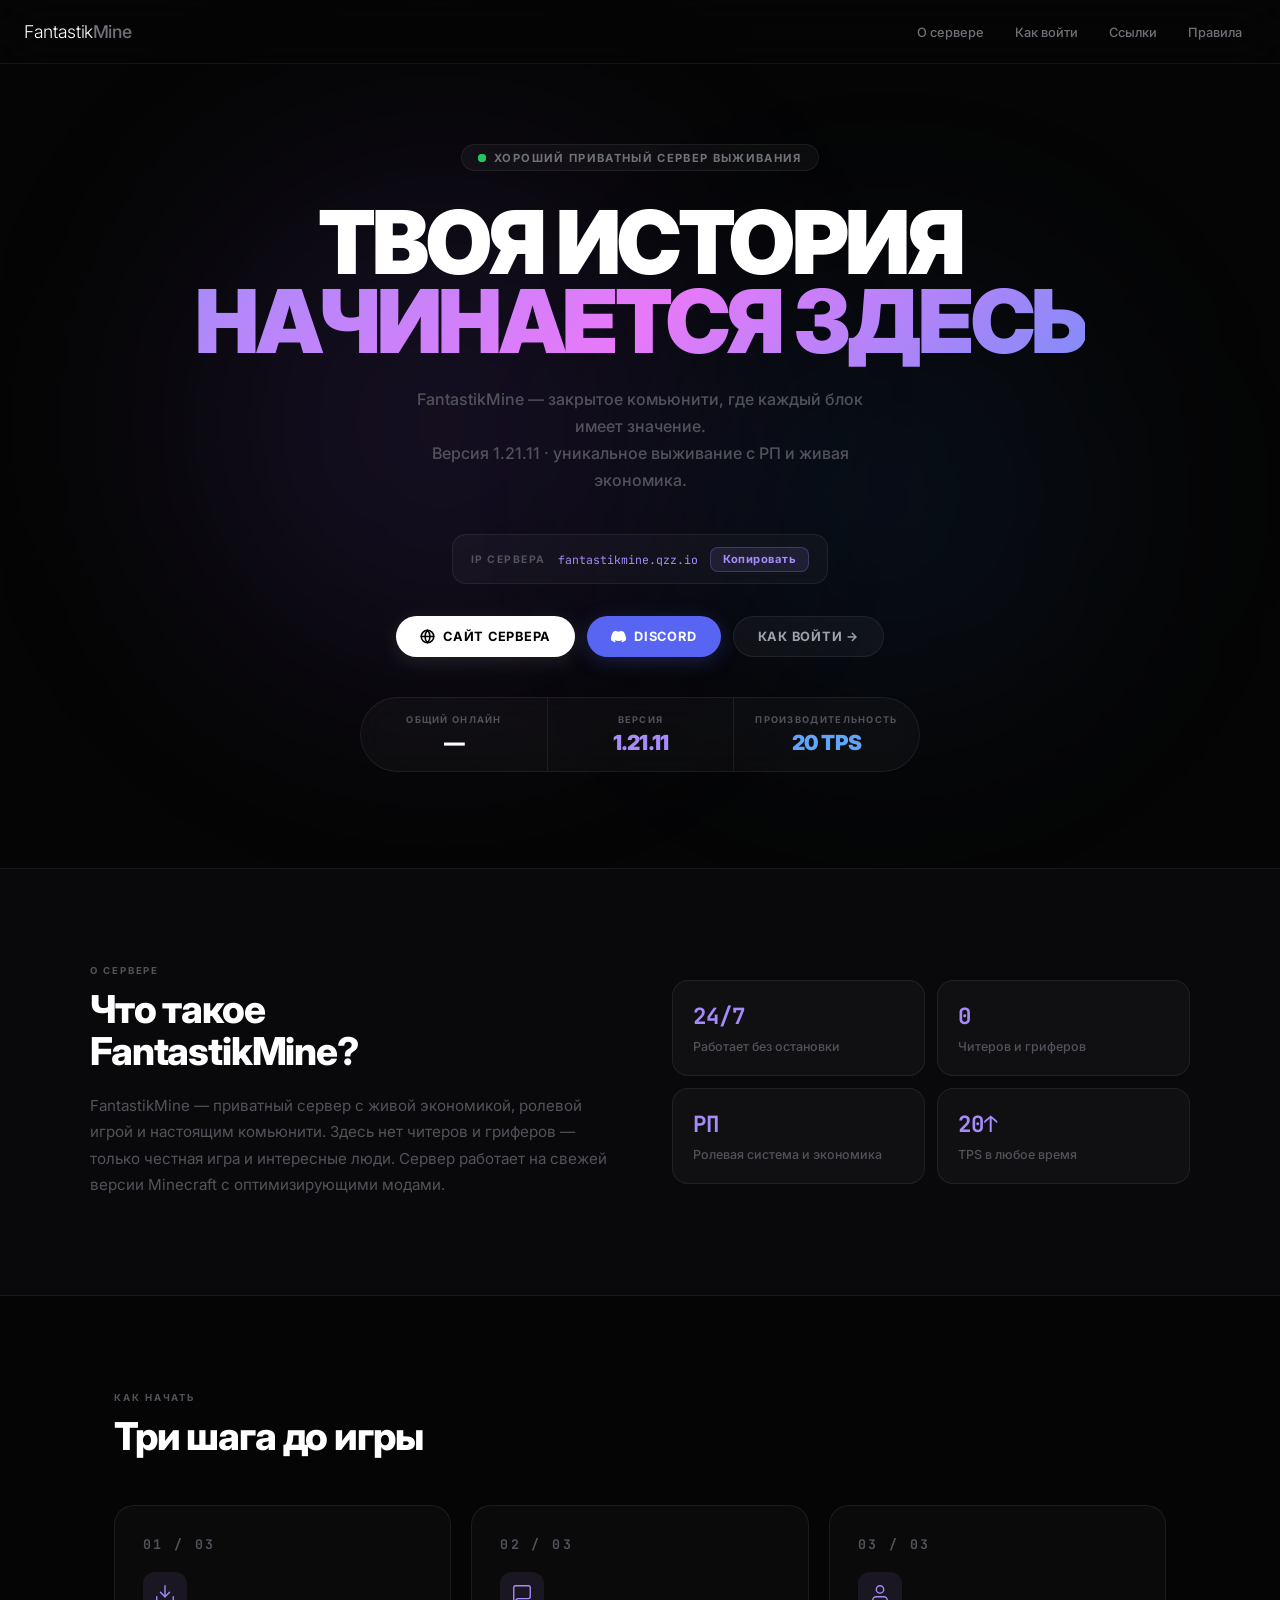
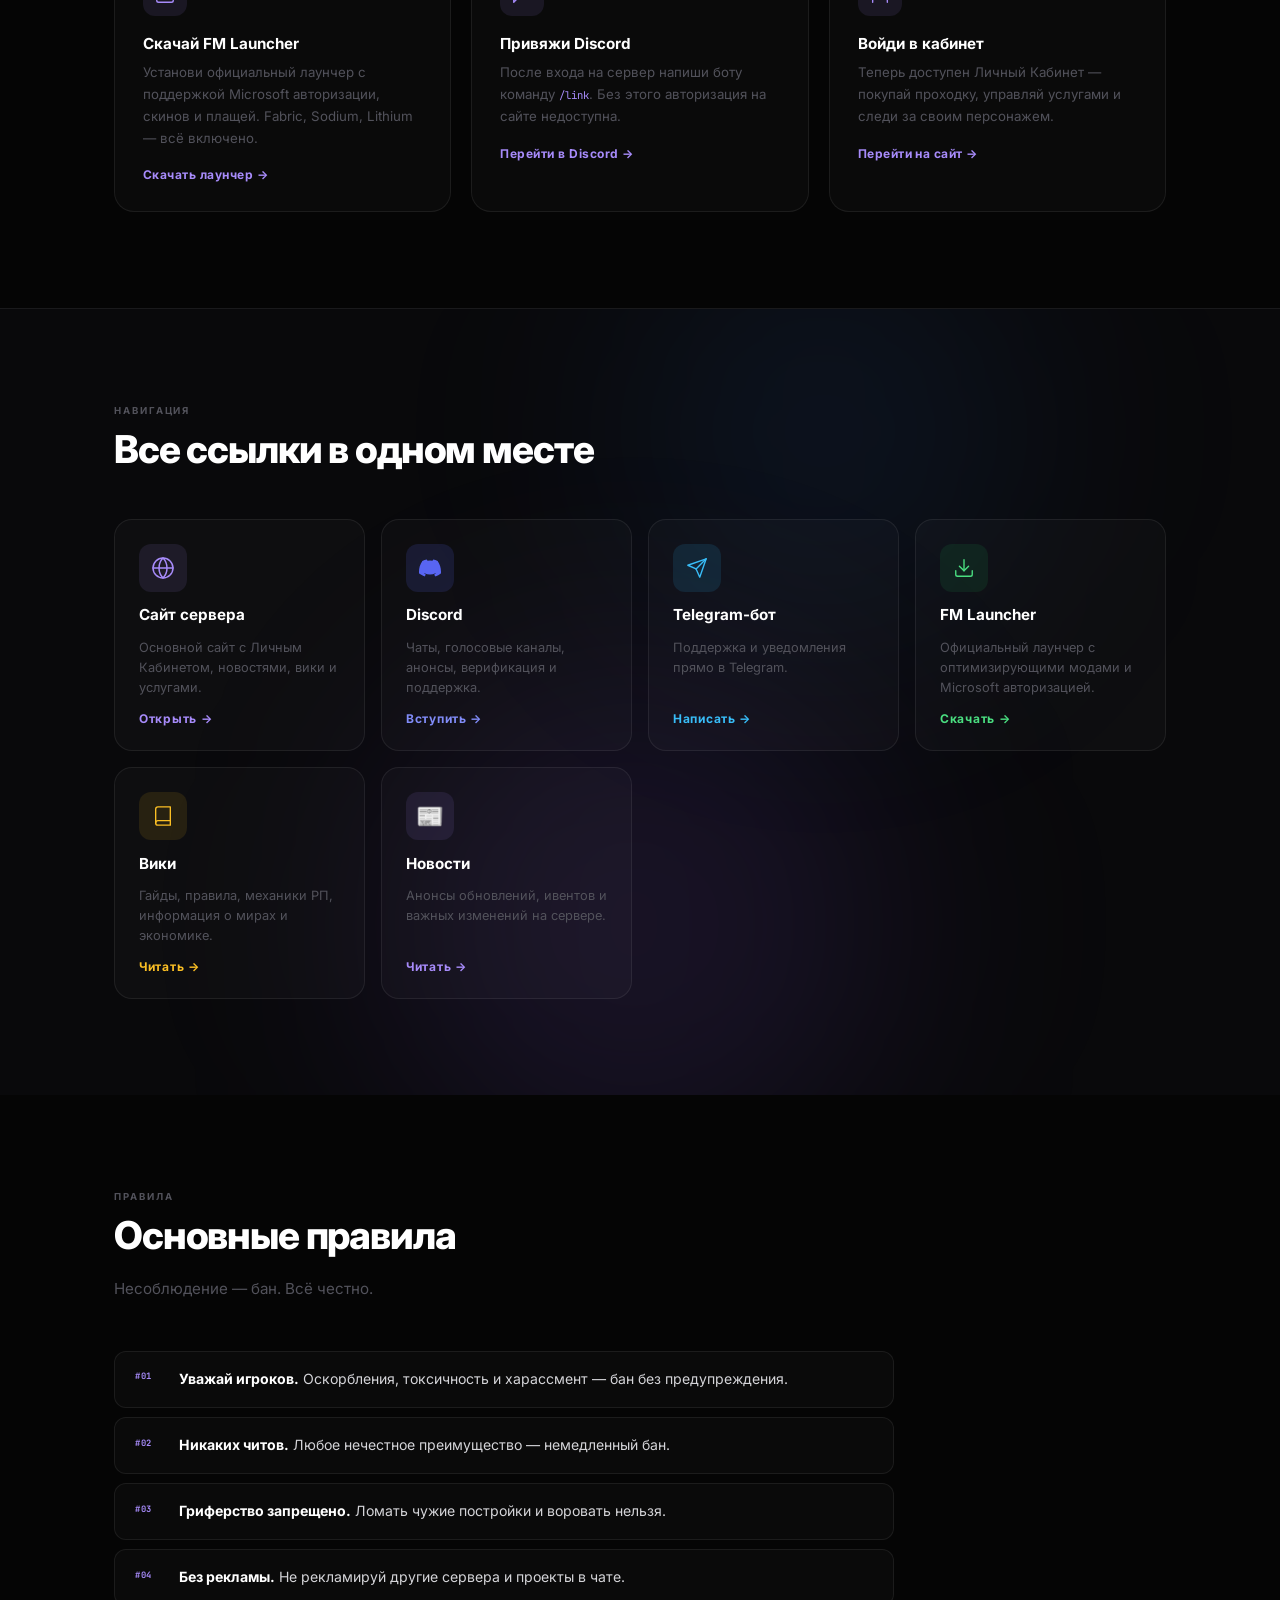
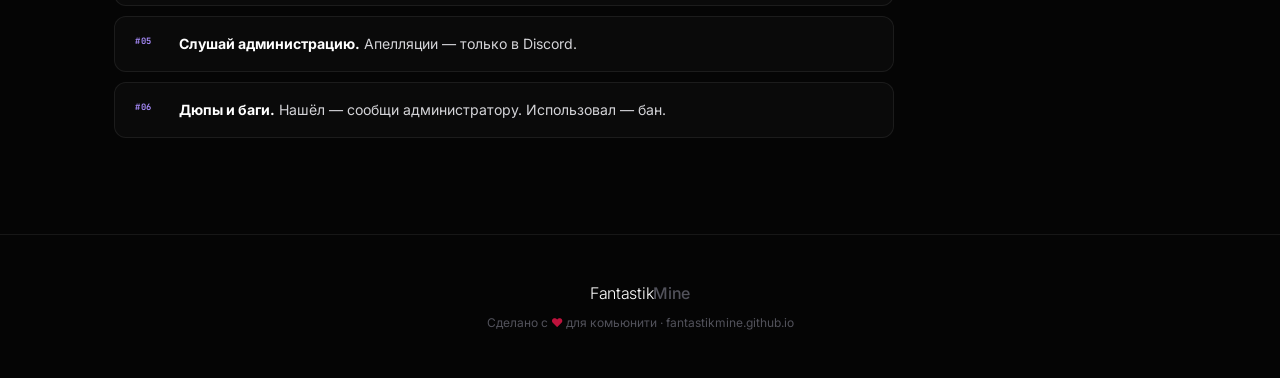
<file: index.html>
<!DOCTYPE html>
<html lang="ru">
<head>
  <meta charset="UTF-8" />
  <meta name="viewport" content="width=device-width, initial-scale=1.0" />
  <meta name="theme-color" content="#050505" />
  <meta name="description" content="FantastikMine — закрытый приватный сервер выживания с РП и живой экономикой. Версия 1.21.11." />
  <title>FantastikMine</title>
  <link rel="preconnect" href="https://fonts.googleapis.com" />
  <link rel="preconnect" href="https://fonts.gstatic.com" crossorigin />
  <link href="https://fonts.googleapis.com/css2?family=Inter:wght@300;400;500;600;700;800;900&family=JetBrains+Mono:wght@400;700&display=swap" rel="stylesheet" />
  <style>
    *, *::before, *::after { box-sizing: border-box; margin: 0; padding: 0; }

    :root {
      --site:    #050505;
      --surface: #09090b;
      --card:    #111113;
      --border:  rgba(255,255,255,.07);
      --border-hover: rgba(255,255,255,.14);
      --text:    #d4d4d8;
      --muted:   #52525b;
      --white:   #ffffff;
      --violet:  #a78bfa;
      --fuchsia: #e879f9;
      --discord: #5865F2;
    }

    html { scroll-behavior: smooth; background: var(--site); }

    body {
      font-family: 'Inter', sans-serif;
      color: var(--text);
      -webkit-font-smoothing: antialiased;
      overflow-x: hidden;
      min-height: 100svh;
    }

    /* scrollbar */
    ::-webkit-scrollbar { width: 8px; }
    ::-webkit-scrollbar-track { background: var(--site); }
    ::-webkit-scrollbar-thumb { background: #27272a; border-radius: 999px; border: 2px solid var(--site); }
    ::-webkit-scrollbar-thumb:hover { background: #52525b; }

    /* ── GLOW LAYER ── */
    .glow {
      position: absolute;
      inset: 0;
      overflow: hidden;
      pointer-events: none;
    }
    .glow-blob {
      position: absolute;
      border-radius: 50%;
      filter: blur(120px);
      animation: blobPulse 6s ease-in-out infinite;
    }
    .glow-blob.violet { background: rgba(139,92,246,.12); width: 500px; height: 500px; }
    .glow-blob.blue   { background: rgba(59,130,246,.09);  width: 400px; height: 400px; animation-delay: .7s; }

    @keyframes blobPulse {
      0%,100% { opacity: .7; }
      50%      { opacity: 1; }
    }

    /* ── NAV ── */
    nav {
      position: fixed;
      top: 0; left: 0; right: 0;
      z-index: 50;
      display: flex;
      align-items: center;
      justify-content: space-between;
      padding: 0 1.5rem;
      height: 64px;
      background: rgba(5,5,5,.8);
      backdrop-filter: blur(20px);
      border-bottom: 1px solid var(--border);
    }
    .nav-logo {
      font-size: 1.1rem;
      font-weight: 300;
      color: var(--white);
      letter-spacing: -.02em;
      text-decoration: none;
    }
    .nav-logo b { font-weight: 500; color: #71717a; }
    .nav-links { display: flex; gap: .25rem; list-style: none; }
    .nav-links a {
      padding: .4rem .85rem;
      border-radius: 999px;
      font-size: .8rem;
      font-weight: 500;
      color: #71717a;
      text-decoration: none;
      transition: color .2s, background .2s;
    }
    .nav-links a:hover { color: var(--white); background: rgba(255,255,255,.05); }
    @media(max-width:600px){ .nav-links { display: none; } }

    /* ── SECTIONS ── */
    section { position: relative; }
    .container { max-width: 1100px; margin: 0 auto; padding: 0 1.5rem; }

    /* ── HERO ── */
    .hero {
      padding: 9rem 1.5rem 6rem;
      text-align: center;
      background: var(--site);
      position: relative;
      overflow: hidden;
    }
    .hero .glow-blob.violet { top: 20%; left: 20%; }
    .hero .glow-blob.blue   { bottom: 20%; right: 20%; }

    .hero-badge {
      display: inline-flex;
      align-items: center;
      gap: .5rem;
      padding: .35rem 1rem;
      background: rgba(255,255,255,.04);
      border: 1px solid var(--border);
      border-radius: 999px;
      font-size: .7rem;
      font-weight: 700;
      color: #71717a;
      letter-spacing: .12em;
      text-transform: uppercase;
      margin-bottom: 2rem;
      backdrop-filter: blur(8px);
      animation: fadeUp .5s ease both;
    }
    .ping { position: relative; display: inline-flex; width: 8px; height: 8px; }
    .ping-ring {
      position: absolute; inset: 0;
      border-radius: 50%;
      animation: ping 1.4s cubic-bezier(0,0,.2,1) infinite;
    }
    .ping-dot { position: relative; border-radius: 50%; width: 8px; height: 8px; }
    .online .ping-ring { background: #22c55e; }
    .online .ping-dot  { background: #22c55e; }
    .offline .ping-ring { background: #ef4444; }
    .offline .ping-dot  { background: #ef4444; }

    @keyframes ping {
      75%, 100% { transform: scale(2); opacity: 0; }
    }

    .hero h1 {
      font-size: clamp(2.4rem, 7vw, 5.5rem);
      font-weight: 900;
      line-height: .9;
      letter-spacing: -.04em;
      color: var(--white);
      margin-bottom: 1.5rem;
      animation: fadeUp .55s .05s ease both;
    }
    .hero h1 .gradient {
      background: linear-gradient(135deg, #a78bfa, #e879f9, #818cf8);
      -webkit-background-clip: text;
      -webkit-text-fill-color: transparent;
      background-clip: text;
    }

    .hero-sub {
      max-width: 480px;
      margin: 0 auto 2.5rem;
      font-size: 1rem;
      color: #52525b;
      line-height: 1.7;
      font-weight: 500;
      animation: fadeUp .55s .1s ease both;
    }

    /* IP copy pill */
    .ip-pill {
      display: inline-flex;
      align-items: center;
      gap: .75rem;
      background: rgba(255,255,255,.03);
      border: 1px solid var(--border);
      border-radius: 14px;
      padding: .7rem 1.1rem;
      margin-bottom: 2rem;
      animation: fadeUp .55s .15s ease both;
      cursor: default;
    }
    .ip-pill label { font-size: .65rem; font-weight: 700; letter-spacing: .14em; text-transform: uppercase; color: var(--muted); }
    .ip-pill code { font-family: 'JetBrains Mono', monospace; font-size: .72rem; color: var(--violet); }
    .copy-btn {
      background: rgba(167,139,250,.1);
      border: 1px solid rgba(167,139,250,.25);
      color: var(--violet);
      font-size: .7rem;
      font-weight: 700;
      padding: .3rem .75rem;
      border-radius: 8px;
      cursor: pointer;
      transition: background .2s, transform .1s;
      font-family: inherit;
      letter-spacing: .04em;
    }
    .copy-btn:hover { background: rgba(167,139,250,.2); }
    .copy-btn:active { transform: scale(.96); }

    /* CTA buttons */
    .ctas {
      display: flex;
      flex-wrap: wrap;
      gap: .75rem;
      justify-content: center;
      animation: fadeUp .55s .2s ease both;
    }
    .btn {
      display: inline-flex;
      align-items: center;
      gap: .5rem;
      padding: .75rem 1.5rem;
      border-radius: 999px;
      font-size: .8rem;
      font-weight: 700;
      letter-spacing: .06em;
      text-transform: uppercase;
      text-decoration: none;
      transition: transform .15s, box-shadow .15s, background .2s;
    }
    .btn:hover { transform: translateY(-2px); }
    .btn:active { transform: scale(.97); }
    .btn-white {
      background: var(--white);
      color: #000;
      box-shadow: 0 4px 20px rgba(255,255,255,.1);
    }
    .btn-white:hover { box-shadow: 0 8px 28px rgba(255,255,255,.18); }
    .btn-discord {
      background: var(--discord);
      color: #fff;
      box-shadow: 0 4px 20px rgba(88,101,242,.25);
    }
    .btn-discord:hover { box-shadow: 0 8px 28px rgba(88,101,242,.4); }
    .btn-ghost {
      background: rgba(255,255,255,.04);
      border: 1px solid var(--border);
      color: #a1a1aa;
    }
    .btn-ghost:hover { background: rgba(255,255,255,.08); color: var(--white); border-color: var(--border-hover); }

    /* ── STATS BAR ── */
    .stats-bar {
      display: grid;
      grid-template-columns: repeat(3,1fr);
      max-width: 560px;
      margin: 2.5rem auto 0;
      background: rgba(255,255,255,.03);
      border: 1px solid var(--border);
      border-radius: 999px;
      overflow: hidden;
      backdrop-filter: blur(12px);
      animation: fadeUp .55s .25s ease both;
    }
    .stat {
      display: flex;
      flex-direction: column;
      align-items: center;
      padding: 1rem .5rem;
    }
    .stat + .stat { border-left: 1px solid var(--border); }
    .stat-lbl { font-size: .58rem; font-weight: 700; letter-spacing: .14em; text-transform: uppercase; color: var(--muted); margin-bottom: .3rem; }
    .stat-val { font-size: 1.3rem; font-weight: 900; letter-spacing: -.04em; color: var(--white); }
    .stat-val.violet { color: var(--violet); }
    .stat-val.blue   { color: #60a5fa; }

    /* ── ABOUT ── */
    .about {
      background: var(--surface);
      border-top: 1px solid var(--border);
      border-bottom: 1px solid var(--border);
      padding: 6rem 1.5rem;
    }
    .about-inner {
      display: grid;
      grid-template-columns: 1fr 1fr;
      gap: 4rem;
      align-items: center;
      max-width: 1100px;
      margin: 0 auto;
    }
    @media(max-width:720px){ .about-inner { grid-template-columns: 1fr; gap: 2.5rem; } }

    .section-eyebrow {
      font-size: .6rem;
      font-weight: 700;
      letter-spacing: .2em;
      text-transform: uppercase;
      color: var(--muted);
      margin-bottom: .75rem;
    }
    .section-title {
      font-size: clamp(1.6rem, 3.5vw, 2.4rem);
      font-weight: 800;
      letter-spacing: -.03em;
      color: var(--white);
      line-height: 1.1;
      margin-bottom: 1.25rem;
    }
    .section-desc { font-size: .95rem; color: #52525b; line-height: 1.75; }

    .about-grid {
      display: grid;
      grid-template-columns: 1fr 1fr;
      gap: .75rem;
    }
    .about-card {
      background: rgba(255,255,255,.03);
      border: 1px solid var(--border);
      border-radius: 16px;
      padding: 1.25rem;
      transition: border-color .2s, transform .2s;
    }
    .about-card:hover { border-color: var(--border-hover); transform: translateY(-2px); }
    .about-card-num {
      font-family: 'JetBrains Mono', monospace;
      font-size: 1.4rem;
      font-weight: 700;
      color: var(--violet);
      display: block;
      margin-bottom: .25rem;
    }
    .about-card-lbl { font-size: .78rem; color: var(--muted); font-weight: 500; }

    /* ── HOW TO PLAY ── */
    .how {
      background: var(--site);
      padding: 6rem 1.5rem;
    }
    .steps {
      display: grid;
      grid-template-columns: repeat(3,1fr);
      gap: 1.25rem;
      margin-top: 3rem;
    }
    @media(max-width:800px){ .steps { grid-template-columns: 1fr; } }

    .step {
      background: rgba(255,255,255,.025);
      border: 1px solid var(--border);
      border-radius: 20px;
      padding: 1.75rem;
      position: relative;
      transition: border-color .2s, transform .2s;
    }
    .step:hover { border-color: rgba(167,139,250,.25); transform: translateY(-3px); }
    .step-num {
      font-family: 'JetBrains Mono', monospace;
      font-size: .62rem;
      font-weight: 700;
      letter-spacing: .18em;
      color: var(--muted);
      margin-bottom: 1rem;
    }
    .step-icon {
      width: 44px; height: 44px;
      background: rgba(167,139,250,.1);
      border-radius: 12px;
      display: flex; align-items: center; justify-content: center;
      margin-bottom: 1.1rem;
    }
    .step-icon svg { width: 22px; height: 22px; stroke: var(--violet); fill: none; stroke-width: 1.5; stroke-linecap: round; stroke-linejoin: round; }
    .step h3 { font-size: .95rem; font-weight: 700; color: var(--white); margin-bottom: .6rem; }
    .step p  { font-size: .83rem; color: #52525b; line-height: 1.65; }
    .step-link {
      display: inline-flex;
      align-items: center;
      gap: .35rem;
      margin-top: 1.1rem;
      font-size: .75rem;
      font-weight: 700;
      color: var(--violet);
      text-decoration: none;
      letter-spacing: .04em;
      transition: gap .2s;
    }
    .step-link:hover { gap: .6rem; }

    /* ── LINKS ── */
    .links-section {
      background: var(--surface);
      border-top: 1px solid var(--border);
      padding: 6rem 1.5rem;
      position: relative;
      overflow: hidden;
    }
    .links-section .glow-blob.violet { bottom: -10%; left: 30%; }
    .links-section .glow-blob.blue   { top: -10%; right: 20%; }

    .links-grid {
      display: grid;
      grid-template-columns: repeat(auto-fit, minmax(230px,1fr));
      gap: 1rem;
      margin-top: 3rem;
    }
    .link-card {
      display: flex;
      flex-direction: column;
      gap: .85rem;
      background: rgba(255,255,255,.025);
      border: 1px solid var(--border);
      border-radius: 18px;
      padding: 1.5rem;
      text-decoration: none;
      color: var(--text);
      transition: border-color .2s, transform .2s, background .2s;
      position: relative;
      overflow: hidden;
    }
    .link-card::after {
      content: '';
      position: absolute;
      inset: 0;
      background: linear-gradient(135deg, var(--lc-a, transparent) 0%, transparent 60%);
      opacity: 0;
      transition: opacity .3s;
      pointer-events: none;
    }
    .link-card:hover { transform: translateY(-4px); background: rgba(255,255,255,.04); }
    .link-card:hover::after { opacity: 1; }
    .link-card:hover { border-color: var(--lc-border, var(--border-hover)); }

    .link-icon {
      width: 48px; height: 48px;
      border-radius: 12px;
      display: flex; align-items: center; justify-content: center;
      font-size: 1.4rem;
      flex-shrink: 0;
    }
    .link-name { font-size: .95rem; font-weight: 700; color: var(--white); }
    .link-desc { font-size: .8rem; color: var(--muted); line-height: 1.55; flex: 1; }
    .link-arrow {
      font-size: .75rem;
      font-weight: 700;
      letter-spacing: .06em;
      display: flex;
      align-items: center;
      gap: .3rem;
      transition: gap .2s, color .2s;
    }
    .link-card:hover .link-arrow { gap: .55rem; }

    /* link variants */
    .lc-site    { --lc-a: rgba(167,139,250,.06); --lc-border: rgba(167,139,250,.3); }
    .lc-site    .link-icon { background: rgba(167,139,250,.1); }
    .lc-site    .link-arrow { color: var(--violet); }

    .lc-discord { --lc-a: rgba(88,101,242,.06); --lc-border: rgba(88,101,242,.35); }
    .lc-discord .link-icon { background: rgba(88,101,242,.15); }
    .lc-discord .link-arrow { color: #818cf8; }

    .lc-tg      { --lc-a: rgba(41,182,246,.06); --lc-border: rgba(41,182,246,.3); }
    .lc-tg      .link-icon { background: rgba(41,182,246,.12); }
    .lc-tg      .link-arrow { color: #38bdf8; }

    .lc-launcher{ --lc-a: rgba(34,197,94,.05);  --lc-border: rgba(34,197,94,.25); }
    .lc-launcher .link-icon { background: rgba(34,197,94,.1); }
    .lc-launcher .link-arrow { color: #4ade80; }

    .lc-wiki    { --lc-a: rgba(251,191,36,.05);  --lc-border: rgba(251,191,36,.25); }
    .lc-wiki    .link-icon { background: rgba(251,191,36,.1); }
    .lc-wiki    .link-arrow { color: #fbbf24; }

    /* ── RULES ── */
    .rules {
      background: var(--site);
      padding: 6rem 1.5rem;
    }
    .rules-list {
      margin-top: 3rem;
      display: flex;
      flex-direction: column;
      gap: .6rem;
      max-width: 780px;
    }
    .rule {
      display: flex;
      align-items: flex-start;
      gap: 1rem;
      padding: 1rem 1.25rem;
      background: rgba(255,255,255,.025);
      border: 1px solid var(--border);
      border-radius: 12px;
      transition: border-color .2s;
    }
    .rule:hover { border-color: var(--border-hover); }
    .rule-n {
      font-family: 'JetBrains Mono', monospace;
      font-size: .55rem;
      font-weight: 700;
      color: var(--violet);
      min-width: 28px;
      padding-top: .15rem;
      letter-spacing: .08em;
    }
    .rule-t { font-size: .88rem; line-height: 1.6; }
    .rule-t strong { color: var(--white); font-weight: 700; }

    /* ── FOOTER ── */
    footer {
      background: var(--site);
      border-top: 1px solid var(--border);
      padding: 3rem 1.5rem;
      text-align: center;
    }
    footer .logo { font-size: 1rem; font-weight: 300; color: var(--white); letter-spacing: -.02em; margin-bottom: .75rem; }
    footer .logo b { font-weight: 500; color: #52525b; }
    footer p { font-size: .75rem; color: var(--muted); }
    footer .heart { color: #be123c; }

    /* ── ANIMATIONS ── */
    @keyframes fadeUp {
      from { opacity: 0; transform: translateY(18px); }
      to   { opacity: 1; transform: none; }
    }
    .reveal {
      opacity: 0;
      transform: translateY(20px);
      transition: opacity .6s ease, transform .6s ease;
    }
    .reveal.in { opacity: 1; transform: none; }
  </style>
</head>
<body>

<!-- NAV -->
<nav>
  <a class="nav-logo" href="#">Fantastik<b>Mine</b></a>
  <ul class="nav-links">
    <li><a href="#about">О сервере</a></li>
    <li><a href="#how">Как войти</a></li>
    <li><a href="#links">Ссылки</a></li>
    <li><a href="#rules">Правила</a></li>
  </ul>
</nav>

<!-- HERO -->
<section class="hero">
  <div class="glow">
    <div class="glow-blob violet" style="top:20%;left:15%"></div>
    <div class="glow-blob blue"   style="bottom:20%;right:15%"></div>
  </div>

  <div class="relative" style="position:relative;z-index:2">
    <div class="hero-badge">
      <span class="ping online" id="ping-wrap">
        <span class="ping-ring"></span>
        <span class="ping-dot"></span>
      </span>
      <span id="badge-text">Хороший приватный сервер выживания</span>
    </div>

    <h1>
      ТВОЯ ИСТОРИЯ<br>
      <span class="gradient">НАЧИНАЕТСЯ ЗДЕСЬ</span>
    </h1>

    <p class="hero-sub">
      FantastikMine — закрытое комьюнити, где каждый блок имеет значение.<br>
      Версия 1.21.11 · уникальное выживание с РП и живая экономика.
    </p>

    <div class="ip-pill">
      <label>IP сервера</label>
      <code id="server-ip">fantastikmine.qzz.io</code>
      <button class="copy-btn" onclick="copyIP()">Копировать</button>
    </div>

    <div class="ctas">
      <a class="btn btn-white" href="https://fantastikmine.qzz.io" target="_blank">
        <svg width="15" height="15" viewBox="0 0 24 24" fill="none" stroke="currentColor" stroke-width="2.5" stroke-linecap="round" stroke-linejoin="round"><circle cx="12" cy="12" r="10"/><path d="M12 2a14.5 14.5 0 0 0 0 20M12 2a14.5 14.5 0 0 1 0 20M2 12h20"/></svg>
        Сайт сервера
      </a>
      <a class="btn btn-discord" href="https://dsc.gg/fantastikmine" target="_blank">
        <svg width="15" height="15" viewBox="0 0 24 24" fill="currentColor"><path d="M20.317 4.37a19.791 19.791 0 0 0-4.885-1.515.074.074 0 0 0-.079.037c-.21.375-.444.864-.608 1.25a18.27 18.27 0 0 0-5.487 0 12.64 12.64 0 0 0-.617-1.25.077.077 0 0 0-.079-.037A19.736 19.736 0 0 0 3.677 4.37a.07.07 0 0 0-.032.027C.533 9.046-.32 13.58.099 18.057a.082.082 0 0 0 .031.057 19.9 19.9 0 0 0 5.993 3.03.078.078 0 0 0 .084-.028 14.09 14.09 0 0 0 1.226-1.994.076.076 0 0 0-.041-.106 13.107 13.107 0 0 1-1.872-.892.077.077 0 0 1-.008-.128 10.2 10.2 0 0 0 .372-.292.074.074 0 0 1 .077-.01c3.928 1.793 8.18 1.793 12.062 0a.074.074 0 0 1 .078.01c.12.098.246.198.373.292a.077.077 0 0 1-.006.127 12.299 12.299 0 0 1-1.873.892.077.077 0 0 0-.041.107c.36.698.772 1.362 1.225 1.993a.076.076 0 0 0 .084.028 19.839 19.839 0 0 0 6.002-3.03.077.077 0 0 0 .032-.054c.5-5.177-.838-9.674-3.549-13.66a.061.061 0 0 0-.031-.03z"/></svg>
        Discord
      </a>
      <a class="btn btn-ghost" href="#how">Как войти →</a>
    </div>

    <div class="stats-bar">
      <div class="stat">
        <span class="stat-lbl">Общий онлайн</span>
        <span class="stat-val" id="stat-online">—</span>
      </div>
      <div class="stat">
        <span class="stat-lbl">Версия</span>
        <span class="stat-val violet">1.21.11</span>
      </div>
      <div class="stat">
        <span class="stat-lbl">Производительность</span>
        <span class="stat-val blue">20 TPS</span>
      </div>
    </div>
  </div>
</section>

<!-- ABOUT -->
<section class="about" id="about">
  <div class="about-inner">
    <div class="reveal">
      <p class="section-eyebrow">О сервере</p>
      <h2 class="section-title">Что такое<br>FantastikMine?</h2>
      <p class="section-desc">
        FantastikMine — приватный сервер с живой экономикой, ролевой игрой и настоящим комьюнити.
        Здесь нет читеров и гриферов — только честная игра и интересные люди.
        Сервер работает на свежей версии Minecraft с оптимизирующими модами.
      </p>
    </div>
    <div class="about-grid reveal">
      <div class="about-card">
        <span class="about-card-num">24/7</span>
        <span class="about-card-lbl">Работает без остановки</span>
      </div>
      <div class="about-card">
        <span class="about-card-num">0</span>
        <span class="about-card-lbl">Читеров и гриферов</span>
      </div>
      <div class="about-card">
        <span class="about-card-num">РП</span>
        <span class="about-card-lbl">Ролевая система и экономика</span>
      </div>
      <div class="about-card">
        <span class="about-card-num">20↑</span>
        <span class="about-card-lbl">TPS в любое время</span>
      </div>
    </div>
  </div>
</section>

<!-- HOW TO PLAY -->
<section class="how" id="how">
  <div class="container">
    <p class="section-eyebrow reveal">Как начать</p>
    <h2 class="section-title reveal">Три шага до игры</h2>

    <div class="steps">
      <div class="step reveal">
        <p class="step-num">01 / 03</p>
        <div class="step-icon">
          <svg viewBox="0 0 24 24"><path d="M21 15v4a2 2 0 0 1-2 2H5a2 2 0 0 1-2-2v-4"/><polyline points="7 10 12 15 17 10"/><line x1="12" y1="15" x2="12" y2="3"/></svg>
        </div>
        <h3>Скачай FM Launcher</h3>
        <p>Установи официальный лаунчер с поддержкой Microsoft авторизации, скинов и плащей. Fabric, Sodium, Lithium — всё включено.</p>
        <a class="step-link" href="https://launcher.fantastikmine.qzz.io" target="_blank">
          Скачать лаунчер →
        </a>
      </div>
      <div class="step reveal">
        <p class="step-num">02 / 03</p>
        <div class="step-icon">
          <svg viewBox="0 0 24 24"><path d="M21 15a2 2 0 0 1-2 2H7l-4 4V5a2 2 0 0 1 2-2h14a2 2 0 0 1 2 2z"/></svg>
        </div>
        <h3>Привяжи Discord</h3>
        <p>После входа на сервер напиши боту команду <code style="font-family:'JetBrains Mono',monospace;color:var(--violet);font-size:.8em">/link</code>. Без этого авторизация на сайте недоступна.</p>
        <a class="step-link" href="https://dsc.gg/fantastikmine" target="_blank">
          Перейти в Discord →
        </a>
      </div>
      <div class="step reveal">
        <p class="step-num">03 / 03</p>
        <div class="step-icon">
          <svg viewBox="0 0 24 24"><path d="M20 21v-2a4 4 0 0 0-4-4H8a4 4 0 0 0-4 4v2"/><circle cx="12" cy="7" r="4"/></svg>
        </div>
        <h3>Войди в кабинет</h3>
        <p>Теперь доступен Личный Кабинет — покупай проходку, управляй услугами и следи за своим персонажем.</p>
        <a class="step-link" href="https://fantastikmine.qzz.io" target="_blank">
          Перейти на сайт →
        </a>
      </div>
    </div>
  </div>
</section>

<!-- LINKS -->
<section class="links-section" id="links">
  <div class="glow">
    <div class="glow-blob violet" style="bottom:-10%;left:30%"></div>
    <div class="glow-blob blue"   style="top:-10%;right:20%"></div>
  </div>
  <div class="container" style="position:relative;z-index:2">
    <p class="section-eyebrow reveal">Навигация</p>
    <h2 class="section-title reveal">Все ссылки в одном месте</h2>

    <div class="links-grid">
      <a class="link-card lc-site reveal" href="https://fantastikmine.qzz.io" target="_blank">
        <div class="link-icon">
          <svg width="24" height="24" viewBox="0 0 24 24" fill="none" stroke="var(--violet)" stroke-width="1.5" stroke-linecap="round" stroke-linejoin="round"><circle cx="12" cy="12" r="10"/><path d="M12 2a14.5 14.5 0 0 0 0 20M12 2a14.5 14.5 0 0 1 0 20M2 12h20"/></svg>
        </div>
        <p class="link-name">Сайт сервера</p>
        <p class="link-desc">Основной сайт с Личным Кабинетом, новостями, вики и услугами.</p>
        <span class="link-arrow">Открыть →</span>
      </a>

      <a class="link-card lc-discord reveal" href="https://dsc.gg/fantastikmine" target="_blank">
        <div class="link-icon">
          <svg width="22" height="22" viewBox="0 0 24 24" fill="#5865F2"><path d="M20.317 4.37a19.791 19.791 0 0 0-4.885-1.515.074.074 0 0 0-.079.037c-.21.375-.444.864-.608 1.25a18.27 18.27 0 0 0-5.487 0 12.64 12.64 0 0 0-.617-1.25.077.077 0 0 0-.079-.037A19.736 19.736 0 0 0 3.677 4.37a.07.07 0 0 0-.032.027C.533 9.046-.32 13.58.099 18.057a.082.082 0 0 0 .031.057 19.9 19.9 0 0 0 5.993 3.03.078.078 0 0 0 .084-.028 14.09 14.09 0 0 0 1.226-1.994.076.076 0 0 0-.041-.106 13.107 13.107 0 0 1-1.872-.892.077.077 0 0 1-.008-.128 10.2 10.2 0 0 0 .372-.292.074.074 0 0 1 .077-.01c3.928 1.793 8.18 1.793 12.062 0a.074.074 0 0 1 .078.01c.12.098.246.198.373.292a.077.077 0 0 1-.006.127 12.299 12.299 0 0 1-1.873.892.077.077 0 0 0-.041.107c.36.698.772 1.362 1.225 1.993a.076.076 0 0 0 .084.028 19.839 19.839 0 0 0 6.002-3.03.077.077 0 0 0 .032-.054c.5-5.177-.838-9.674-3.549-13.66a.061.061 0 0 0-.031-.03z"/></svg>
        </div>
        <p class="link-name">Discord</p>
        <p class="link-desc">Чаты, голосовые каналы, анонсы, верификация и поддержка.</p>
        <span class="link-arrow">Вступить →</span>
      </a>

      <a class="link-card lc-tg reveal" href="https://t.me/fantastikminebot" target="_blank">
        <div class="link-icon">
          <svg width="22" height="22" viewBox="0 0 24 24" fill="none" stroke="#38bdf8" stroke-width="1.5" stroke-linecap="round" stroke-linejoin="round"><path d="m22 2-7 20-4-9-9-4Z"/><path d="M22 2 11 13"/></svg>
        </div>
        <p class="link-name">Telegram-бот</p>
        <p class="link-desc">Поддержка и уведомления прямо в Telegram.</p>
        <span class="link-arrow">Написать →</span>
      </a>

      <a class="link-card lc-launcher reveal" href="https://launcher.fantastikmine.qzz.io" target="_blank">
        <div class="link-icon">
          <svg width="22" height="22" viewBox="0 0 24 24" fill="none" stroke="#4ade80" stroke-width="1.5" stroke-linecap="round" stroke-linejoin="round"><path d="M21 15v4a2 2 0 0 1-2 2H5a2 2 0 0 1-2-2v-4"/><polyline points="7 10 12 15 17 10"/><line x1="12" y1="15" x2="12" y2="3"/></svg>
        </div>
        <p class="link-name">FM Launcher</p>
        <p class="link-desc">Официальный лаунчер с оптимизирующими модами и Microsoft авторизацией.</p>
        <span class="link-arrow">Скачать →</span>
      </a>

      <a class="link-card lc-wiki reveal" href="https://fantastikmine.qzz.io/wiki" target="_blank">
        <div class="link-icon">
          <svg width="22" height="22" viewBox="0 0 24 24" fill="none" stroke="#fbbf24" stroke-width="1.5" stroke-linecap="round" stroke-linejoin="round"><path d="M4 19.5A2.5 2.5 0 0 1 6.5 17H20"/><path d="M6.5 2H20v20H6.5A2.5 2.5 0 0 1 4 19.5v-15A2.5 2.5 0 0 1 6.5 2z"/></svg>
        </div>
        <p class="link-name">Вики</p>
        <p class="link-desc">Гайды, правила, механики РП, информация о мирах и экономике.</p>
        <span class="link-arrow">Читать →</span>
      </a>

      <a class="link-card lc-site reveal" href="https://fantastikmine.qzz.io/uslugi/news" target="_blank">
        <div class="link-icon">📰</div>
        <p class="link-name">Новости</p>
        <p class="link-desc">Анонсы обновлений, ивентов и важных изменений на сервере.</p>
        <span class="link-arrow">Читать →</span>
      </a>
    </div>
  </div>
</section>

<!-- RULES -->
<section class="rules" id="rules">
  <div class="container">
    <p class="section-eyebrow reveal">Правила</p>
    <h2 class="section-title reveal">Основные правила</h2>
    <p class="section-desc reveal">Несоблюдение — бан. Всё честно.</p>

    <div class="rules-list">
      <div class="rule reveal">
        <span class="rule-n">#01</span>
        <span class="rule-t"><strong>Уважай игроков.</strong> Оскорбления, токсичность и харассмент — бан без предупреждения.</span>
      </div>
      <div class="rule reveal">
        <span class="rule-n">#02</span>
        <span class="rule-t"><strong>Никаких читов.</strong> Любое нечестное преимущество — немедленный бан.</span>
      </div>
      <div class="rule reveal">
        <span class="rule-n">#03</span>
        <span class="rule-t"><strong>Гриферство запрещено.</strong> Ломать чужие постройки и воровать нельзя.</span>
      </div>
      <div class="rule reveal">
        <span class="rule-n">#04</span>
        <span class="rule-t"><strong>Без рекламы.</strong> Не рекламируй другие сервера и проекты в чате.</span>
      </div>
      <div class="rule reveal">
        <span class="rule-n">#05</span>
        <span class="rule-t"><strong>Слушай администрацию.</strong> Апелляции — только в Discord.</span>
      </div>
      <div class="rule reveal">
        <span class="rule-n">#06</span>
        <span class="rule-t"><strong>Дюпы и баги.</strong> Нашёл — сообщи администратору. Использовал — бан.</span>
      </div>
    </div>
  </div>
</section>

<!-- FOOTER -->
<footer>
  <p class="logo">Fantastik<b>Mine</b></p>
  <p>Сделано с <span class="heart">♥</span> для комьюнити · fantastikmine.github.io</p>
</footer>

<script>
  /* ── SERVER STATUS ── */
  (async () => {
    try {
      const r = await fetch('https://api.mcsrvstat.us/2/fantastikmine.qzz.io');
      const d = await r.json();
      const wrap = document.getElementById('ping-wrap');
      const stat = document.getElementById('stat-online');
      if (d.online) {
        wrap.className = 'ping online';
        stat.textContent = d.players.online;
      } else {
        wrap.className = 'ping offline';
        stat.textContent = '0';
      }
    } catch {
      document.getElementById('stat-online').textContent = '—';
    }
  })();

  /* ── COPY IP ── */
  function copyIP() {
    navigator.clipboard.writeText('fantastikmine.qzz.io').then(() => {
      const btn = document.querySelector('.copy-btn');
      btn.textContent = '✓ Скопировано';
      setTimeout(() => btn.textContent = 'Копировать', 2000);
    });
  }

  /* ── SCROLL REVEAL ── */
  const io = new IntersectionObserver(entries => {
    entries.forEach(e => { if (e.isIntersecting) { e.target.classList.add('in'); io.unobserve(e.target); } });
  }, { threshold: .12 });
  document.querySelectorAll('.reveal').forEach(el => io.observe(el));
</script>
</body>
</html>
</file>
